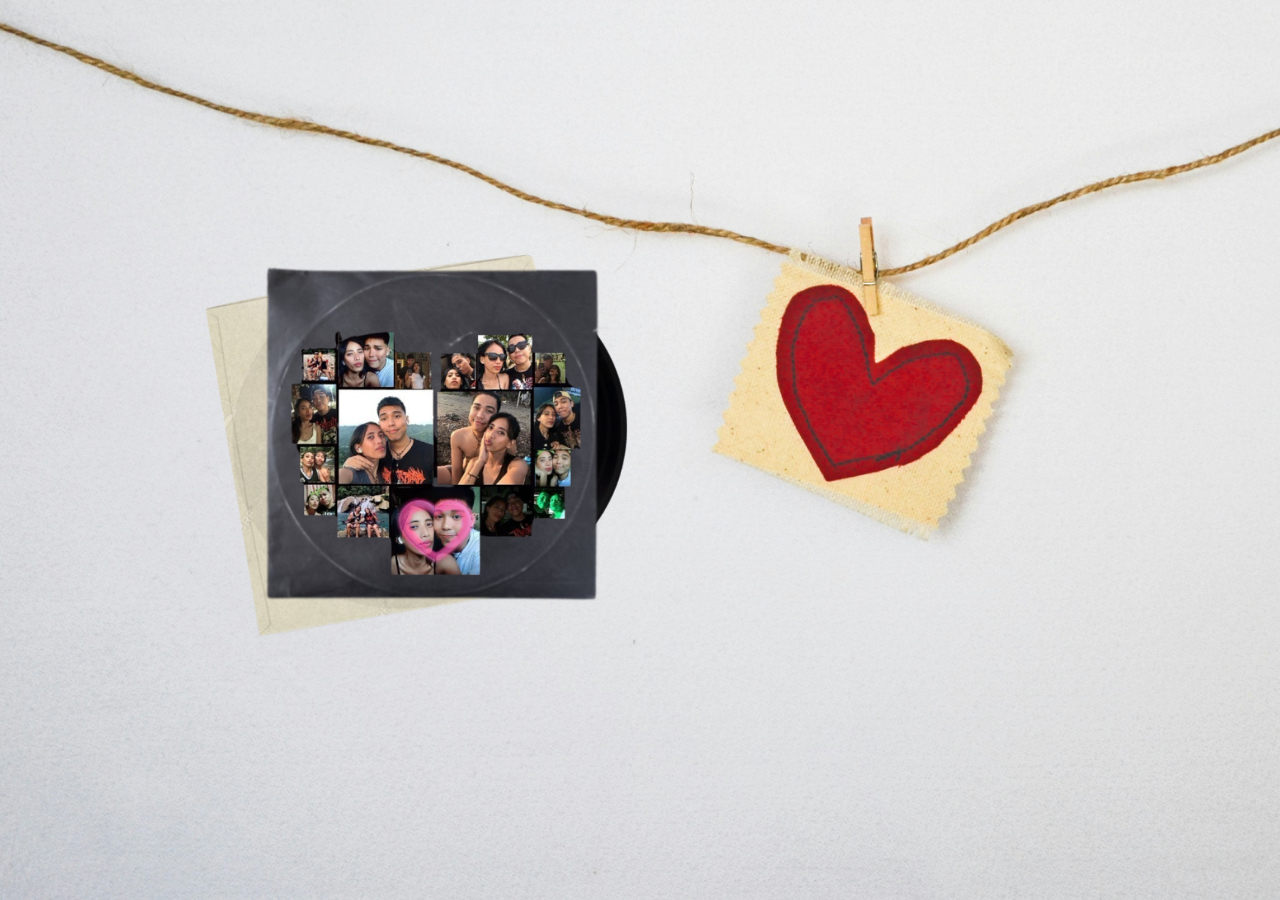
<file: index.html>
<!DOCTYPE html>
<html lang="en">
<head>
    <meta charset="UTF-8">
    <meta name="viewport" content="width=device-width, initial-scale=1.0">
    <link rel="stylesheet" href="style.css">
    <title>Happy Valentines Day Love!</title>
</head>
<body>

    <main>
        <div class="record-container">
            <div id="cover"><img src="laloves/love-cd.png" alt="" width="400px"></div>
            <div id="cd"><a href="main.html"><img src="laloves/cd-2.png" alt="" width="380px"></a></div>
        </div>

       
    </main>
    
</body>
</html>
</file>
<file: style.css>
html {
    height: 100vh;
    width: 100vw;
}

body {
    margin: 0;
    padding: 0;

    background-image: url(laloves/valentine-bg.jpg);
    background-position: center;
    background-repeat: no-repeat;
    background-size: cover;

    overflow: hidden;
}

body, main {
    height: 100%;
    width: 100%;
}

main {
    display: flex;

    flex-direction: column;

    justify-content: center;
}

.record-container {

    position: relative;

    width: max-content;

    transform: translateX(200px);
}

#cover {
    width: 400px;
    height: 400px;

    position: relative;

    z-index: 1;
}

#cd {
    width: max-content;
    display: inline-block;
    position: absolute;

    transform: translate(70px, -410px);

    transition: all .4s ease-out;

    cursor: pointer;
}

#cd:hover {
    transform: translate(240px, -410px) rotate(90deg);
}

.main-container {
    display: grid;

    grid-template-columns: repeat(2, 1fr);  
}

.record-cd-container {
    width: 100%;

    padding-left: 20px;
    padding-top: 40px;
}

.record-cd-container, #record-cd {
    position: relative;
}

#record{
    animation: record 5s linear infinite;
}

#arm {
    position: absolute;

    transform: 
        translate(-18px, -350px)
        rotate(140deg)
    ;
}


@keyframes record {
    from {
        transform: rotate(360deg);
    }
    to {
        transform: rotate(0deg);
    }
}

.carousel-container {
    grid-column: 2;

    margin: auto;
    padding: 18px;

    box-sizing: border-box;

    width: 510px;
    height: 620px;

    background: rgba(255, 255, 255, 0.2);
    border-radius: 16px;
    box-shadow: 0 4px 30px rgba(0, 0, 0, 0.1);
    backdrop-filter: blur(5px);
    border: 1px solid rgba(255, 255, 255, 0.3);

    display: grid;

    grid-template-rows: repeat(3, 0.4fr) 1fr;

    align-items: center;

    overflow: hidden;

    z-index: 2;
}

.carousel-container p {
    margin: 0;
    padding: 0;
}

.carousels {
    width: 100%;
    height: 100%;

    position: relative;

    display: grid;

    grid-template-columns: 1fr 300px 1fr;
}

#next, #prev {
    width: 80px;
    height: 80px;

    align-self: center;

    display: flex;

    justify-content: center;
}

#prev {
    grid-column: 1;

    left: 0;
}

#next {
    grid-column: 3;

    right: 0;
}

.btn {
    align-self: center;

    border-radius: 50%;

    font-size: 32px;
    text-decoration: none;
    display: inline-block;
    padding: 8px 18px;

    border: none;

    background-color: rgba(243, 71, 71, 0.49);
    color: white;
}

.btn:hover {
    background-color: #f6fb9e7d;
    color: black;
}

.cards {
    display: flex;

    z-index: -1;
    transition: all 0.5s ease-out;

    gap: 70px;
}

.card {
    box-shadow: 0 4px 30px rgba(0, 0, 0, 0.1);

    grid-template-columns: 2;

    padding: 18px 10px;

    flex: 0 0 calc(100%);

    /* position: absolute; */

    display: grid;
    justify-content: center;

    background-color: #fff;

    border-radius: 10px;

    text-align: center;

    box-sizing: border-box;

    border-top: 5px solid red;
}


.card img {
    width: 240px;
    height: 320px;

    place-self: center;

    box-shadow: 0 4px 30px rgba(0, 0, 0, 0.1);
}

.card p {
    font-size: 0.9rem;
}

p {
    font-family: 'Segoe UI', Tahoma, Geneva, Verdana, sans-serif;
}

span {
    color:#a40d0d
}

.music-player {
    position: fixed;
    bottom: 20px;
    left: 20px;
    background: #333;
    color: white;
    padding: 15px;
    border-radius: 10px;
    box-shadow: 0 0 10px rgba(0, 0, 0, 0.3);
    display: flex;
    flex-direction: column;
    align-items: center;
}

button {
    background: #ff4757;
    color: white;
    border: none;
    padding: 10px;
    margin-bottom: 10px;
    border-radius: 5px;
    cursor: pointer;
}

input[type="range"] {
    width: 100px;
}

.heart {
    position: absolute;
    color: red;
    font-size: 24px;
    animation: fall linear infinite;
}
@keyframes fall {
    from {
        transform: translateY(-10vh);
        opacity: 1;
    }
    to {
        transform: translateY(100vh);
        opacity: 0;
    }
}
</file>
